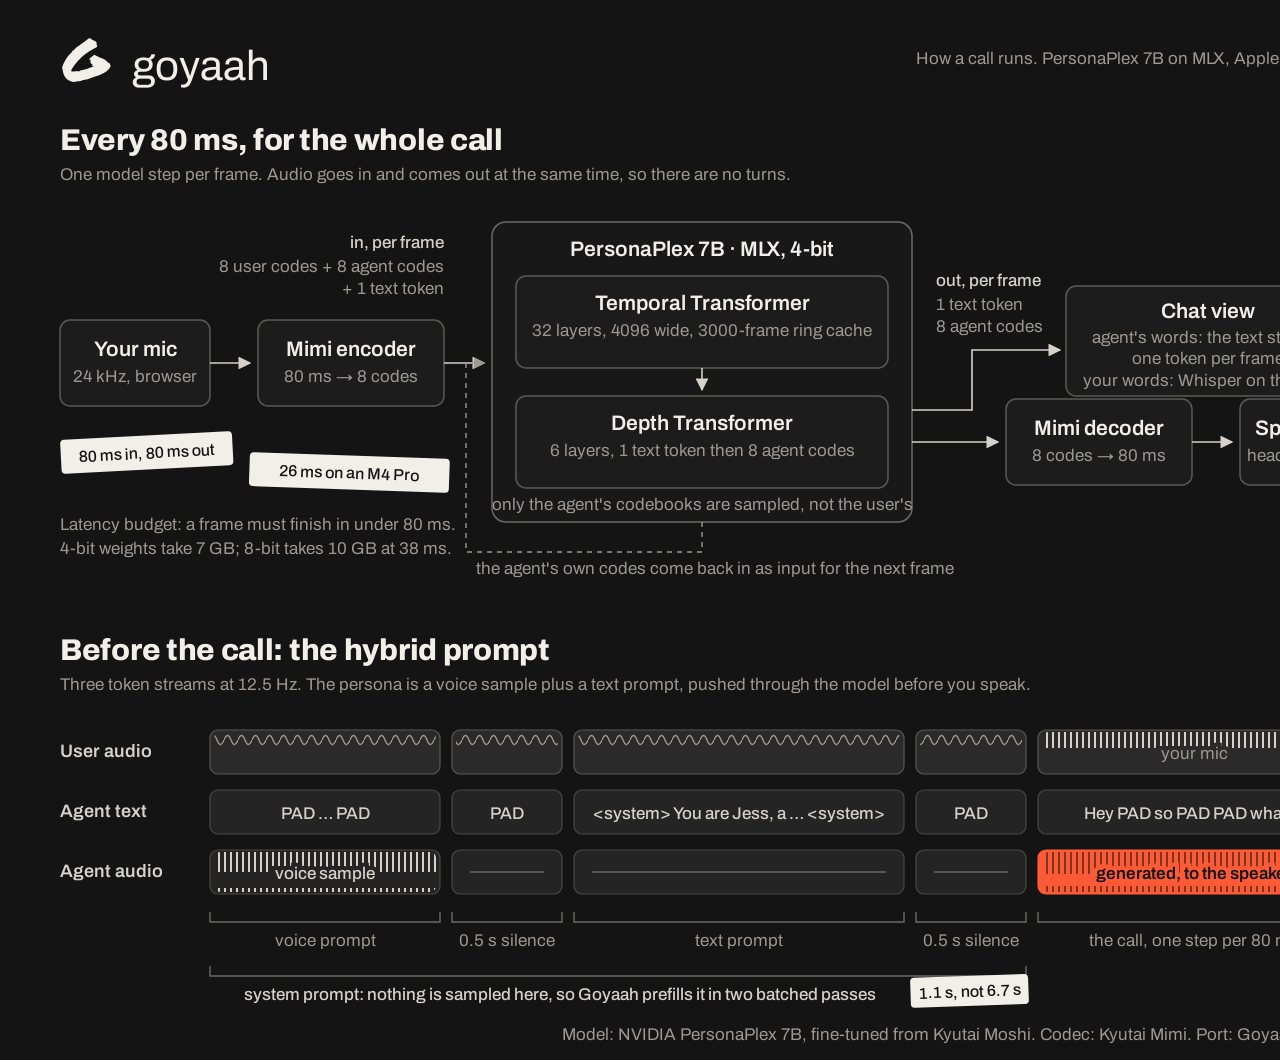
<file: docs/architecture.html>
<!doctype html>
<html lang="en">
<head>
<meta charset="utf-8">
<title>Goyaah architecture</title>
<link rel="preconnect" href="https://fonts.googleapis.com">
<link href="https://fonts.googleapis.com/css2?family=Archivo:wght@400;500;600;800&family=Permanent+Marker&display=swap" rel="stylesheet">
<style>
  html, body { margin: 0; background: #141414; }
  body { width: 1400px; }
  svg { display: block; }
  text { font-family: Archivo, system-ui, sans-serif; fill: #f2efe9; }
  .marker { font-family: 'Permanent Marker', Archivo, sans-serif; }
  .h { font-weight: 800; font-size: 30px; letter-spacing: -0.01em; }
  .t { font-weight: 600; font-size: 21px; }
  .s { font-weight: 400; font-size: 17px; fill: #9d9890; }
  .c { font-weight: 500; font-size: 17px; fill: #d6d2cb; }
  .k { font-weight: 500; font-size: 16px; fill: #141414; }
  .row { font-weight: 600; font-size: 18px; fill: #d6d2cb; }
  .box { fill: #1c1c1c; stroke: #5a5955; stroke-width: 1.5; }
  .big { fill: #181818; stroke: #6b6a66; stroke-width: 1.5; }
  .band { fill: #242424; stroke: #4a4946; stroke-width: 1.2; }
  .band.on { fill: #ff5a36; stroke: #ff5a36; }
  .band.user { fill: #2a2a2a; stroke: #5a5955; }
  .line { stroke: #d6d2cb; stroke-width: 1.6; fill: none; }
  .dash { stroke: #9d9890; stroke-width: 1.4; fill: none; stroke-dasharray: 5 5; }
  .brace { stroke: #6b6a66; stroke-width: 1.4; fill: none; }
  .sticker { fill: #f2efe9; }
  .accent { fill: #ff5a36; }
</style>
</head>
<body>
<svg xmlns="http://www.w3.org/2000/svg" width="1400" height="1060" viewBox="0 0 1400 1060">
  <defs>
    <marker id="a" viewBox="0 0 10 10" refX="9" refY="5" markerWidth="8" markerHeight="8" orient="auto-start-reverse">
      <path d="M0 0L10 5L0 10z" fill="#d6d2cb"/>
    </marker>
    <marker id="ad" viewBox="0 0 10 10" refX="9" refY="5" markerWidth="8" markerHeight="8" orient="auto-start-reverse">
      <path d="M0 0L10 5L0 10z" fill="#9d9890"/>
    </marker>
    <pattern id="wave" width="14" height="40" patternUnits="userSpaceOnUse">
      <path d="M0 20q3.5-9 7 0t7 0" fill="none" stroke="#9d9890" stroke-width="1.4"/>
    </pattern>
    <pattern id="voice" width="6" height="40" patternUnits="userSpaceOnUse">
      <rect x="2" y="12" width="2" height="16" fill="#d6d2cb"/>
    </pattern>
    <pattern id="voice2" width="6" height="40" patternUnits="userSpaceOnUse">
      <rect x="2" y="8" width="2" height="24" fill="#d6d2cb"/>
    </pattern>
    <pattern id="gen" width="6" height="40" patternUnits="userSpaceOnUse">
      <rect x="2" y="6" width="2" height="28" fill="#141414" opacity="0.55"/>
    </pattern>
  </defs>

  <!-- header -->
  <g transform="translate(60 34)">
    <g transform="rotate(-4 26 26)"><path fill="#f2efe9" transform="translate(1.6 46.5) scale(0.0683 -0.0683)" d="M709 180Q685 137 646.0 113.5Q607 90 560.0 74.5Q513 59 461.5 47.0Q410 35 362 16Q348 16 337.5 15.0Q327 14 317.5 12.5Q308 11 299.0 9.5Q290 8 279 7Q275 8 274.0 5.5Q273 3 271 1Q254 -2 240.5 -2.0Q227 -2 218 -2Q206 -2 193.5 -5.5Q181 -9 171 -8Q96 -4 53.5 45.5Q11 95 6 183Q7 188 4.5 189.0Q2 190 0 192Q0 202 2.5 209.0Q5 216 3 227Q29 282 62.0 329.5Q95 377 141 413Q148 419 153.0 425.0Q158 431 162.5 437.0Q167 443 173.0 447.5Q179 452 188 454Q209 478 238.0 498.0Q267 518 299.0 536.5Q331 555 362.5 573.5Q394 592 420 615Q431 610 436.0 612.0Q441 614 447 612Q454 597 466.5 591.0Q479 585 491.5 578.5Q504 572 515.0 563.0Q526 554 532 539Q526 539 526.5 534.5Q527 530 529.0 525.5Q531 521 530.5 516.5Q530 512 523 512Q524 507 529.5 506.5Q535 506 535 501Q535 496 532.5 493.0Q530 490 532 483Q512 470 487.5 458.0Q463 446 436.5 432.5Q410 419 381.5 403.5Q353 388 326 368Q299 348 271.0 323.5Q243 299 217.0 272.0Q191 245 168.0 216.5Q145 188 129 160Q131 155 133.5 152.5Q136 150 138 145Q170 143 197.5 145.5Q225 148 253 142Q256 144 257.0 148.0Q258 152 262 154Q319 160 368.0 172.5Q417 185 468 199Q460 202 453.5 204.5Q447 207 441 209Q436 214 441.5 217.5Q447 221 451 225Q437 233 428.5 245.0Q420 257 418 277Q424 282 424.0 289.0Q424 296 418 300Q414 301 413.0 300.0Q412 299 411.5 297.0Q411 295 410.0 293.5Q409 292 405 294Q406 303 409.5 309.0Q413 315 415 323L484 369Q495 361 511.0 351.5Q527 342 544.5 332.5Q562 323 580.5 313.5Q599 304 615 295Q629 289 640.0 279.0Q651 269 661.0 258.5Q671 248 681.5 238.0Q692 228 706 221Q704 208 707.0 200.0Q710 192 709 180Z"/></g>
    <text class="marker" x="72" y="46" font-size="42">goyaah</text>
  </g>
  <text class="s" x="1340" y="64" text-anchor="end">How a call runs. PersonaPlex 7B on MLX, Apple Silicon.</text>

  <!-- ===== section 1: every 80 ms ===== -->
  <text class="h" x="60" y="150">Every 80 ms, for the whole call</text>
  <text class="s" x="60" y="180">One model step per frame. Audio goes in and comes out at the same time, so there are no turns.</text>

  <!-- mic -->
  <rect class="box" x="60" y="320" width="150" height="86" rx="10"/>
  <text class="t" x="135" y="356" text-anchor="middle">Your mic</text>
  <text class="s" x="135" y="382" text-anchor="middle">24 kHz, browser</text>

  <!-- mimi encoder -->
  <rect class="box" x="258" y="320" width="186" height="86" rx="10"/>
  <text class="t" x="351" y="356" text-anchor="middle">Mimi encoder</text>
  <text class="s" x="351" y="382" text-anchor="middle">80 ms → 8 codes</text>

  <!-- model -->
  <rect class="big" x="492" y="222" width="420" height="300" rx="14"/>
  <text class="t" x="702" y="256" text-anchor="middle">PersonaPlex 7B · MLX, 4-bit</text>

  <rect class="box" x="516" y="276" width="372" height="92" rx="10"/>
  <text class="t" x="702" y="310" text-anchor="middle">Temporal Transformer</text>
  <text class="s" x="702" y="336" text-anchor="middle">32 layers, 4096 wide, 3000-frame ring cache</text>

  <path class="line" d="M702 368v22" marker-end="url(#a)"/>

  <rect class="box" x="516" y="396" width="372" height="92" rx="10"/>
  <text class="t" x="702" y="430" text-anchor="middle">Depth Transformer</text>
  <text class="s" x="702" y="456" text-anchor="middle">6 layers, 1 text token then 8 agent codes</text>

  <text class="s" x="702" y="510" text-anchor="middle">only the agent's codebooks are sampled, not the user's</text>

  <!-- in / out labels -->
  <text class="c" x="444" y="248" text-anchor="end">in, per frame</text>
  <text class="s" x="444" y="272" text-anchor="end">8 user codes + 8 agent codes</text>
  <text class="s" x="444" y="294" text-anchor="end">+ 1 text token</text>

  <text class="c" x="936" y="286">out, per frame</text>
  <text class="s" x="936" y="310">1 text token</text>
  <text class="s" x="936" y="332">8 agent codes</text>

  <!-- arrows along the main row -->
  <path class="line" d="M210 363h40" marker-end="url(#a)"/>
  <path class="line" d="M444 363h40" marker-end="url(#a)"/>
  <path class="line" d="M912 442h86" marker-end="url(#a)"/>

  <!-- mimi decoder -->
  <rect class="box" x="1006" y="399" width="186" height="86" rx="10"/>
  <text class="t" x="1099" y="435" text-anchor="middle">Mimi decoder</text>
  <text class="s" x="1099" y="461" text-anchor="middle">8 codes → 80 ms</text>

  <!-- speaker -->
  <path class="line" d="M1192 442h40" marker-end="url(#a)"/>
  <rect class="box" x="1240" y="399" width="110" height="86" rx="10"/>
  <text class="t" x="1295" y="435" text-anchor="middle">Speaker</text>
  <text class="s" x="1295" y="461" text-anchor="middle">headphones</text>

  <!-- feedback: agent codes back into next frame -->
  <path class="dash" d="M702 522v30H466V363h18" marker-end="url(#ad)"/>
  <text class="s" x="715" y="574" text-anchor="middle">the agent's own codes come back in as input for the next frame</text>

  <!-- text stream down to chat -->
  <path class="line" d="M912 410h60v-60h88" marker-end="url(#a)"/>
  <rect class="box" x="1066" y="286" width="284" height="110" rx="10"/>
  <text class="t" x="1208" y="318" text-anchor="middle">Chat view</text>
  <text class="s" x="1208" y="343" text-anchor="middle">agent's words: the text stream,</text>
  <text class="s" x="1208" y="364" text-anchor="middle">one token per frame</text>
  <text class="s" x="1208" y="386" text-anchor="middle">your words: Whisper on the CPU</text>

  <!-- stickers -->
  <g transform="translate(60 440) rotate(-3)">
    <rect class="sticker" x="0" y="0" width="172" height="34" rx="4"/>
    <text class="k marker" x="86" y="23" text-anchor="middle">80 ms in, 80 ms out</text>
  </g>
  <g transform="translate(250 452) rotate(2)">
    <rect class="sticker" x="0" y="0" width="200" height="34" rx="4"/>
    <text class="k marker" x="100" y="23" text-anchor="middle">26 ms on an M4 Pro</text>
  </g>
  <text class="s" x="60" y="530">Latency budget: a frame must finish in under 80 ms.</text>
  <text class="s" x="60" y="554">4-bit weights take 7 GB; 8-bit takes 10 GB at 38 ms.</text>

  <!-- ===== section 2: the prompt ===== -->
  <text class="h" x="60" y="660">Before the call: the hybrid prompt</text>
  <text class="s" x="60" y="690">Three token streams at 12.5 Hz. The persona is a voice sample plus a text prompt, pushed through the model before you speak.</text>

  <!-- row labels -->
  <text class="row" x="60" y="757">User audio</text>
  <text class="row" x="60" y="817">Agent text</text>
  <text class="row" x="60" y="877">Agent audio</text>

  <!-- columns: x positions -->
  <!-- voice 210..440, pause 452..562, text 574..904, pause 916..1026, gen 1038..1350 -->

  <!-- user audio row (y 730) -->
  <rect class="band user" x="210" y="730" width="230" height="44" rx="8"/><rect x="214" y="732" width="222" height="40" rx="6" fill="url(#wave)"/>
  <rect class="band user" x="452" y="730" width="110" height="44" rx="8"/><rect x="456" y="732" width="102" height="40" rx="6" fill="url(#wave)"/>
  <rect class="band user" x="574" y="730" width="330" height="44" rx="8"/><rect x="578" y="732" width="322" height="40" rx="6" fill="url(#wave)"/>
  <rect class="band user" x="916" y="730" width="110" height="44" rx="8"/><rect x="920" y="732" width="102" height="40" rx="6" fill="url(#wave)"/>
  <rect class="band user" x="1038" y="730" width="312" height="44" rx="8"/><rect x="1042" y="732" width="304" height="40" rx="6" fill="url(#voice)"/>
  <text class="s" x="1194" y="759" text-anchor="middle" style="paint-order:stroke;stroke:#2a2a2a;stroke-width:8px">your mic</text>

  <!-- agent text row (y 790) -->
  <rect class="band" x="210" y="790" width="230" height="44" rx="8"/><text class="c" x="325" y="819" text-anchor="middle">PAD … PAD</text>
  <rect class="band" x="452" y="790" width="110" height="44" rx="8"/><text class="c" x="507" y="819" text-anchor="middle">PAD</text>
  <rect class="band" x="574" y="790" width="330" height="44" rx="8"/><text class="c" x="739" y="819" text-anchor="middle">&lt;system&gt; You are Jess, a … &lt;system&gt;</text>
  <rect class="band" x="916" y="790" width="110" height="44" rx="8"/><text class="c" x="971" y="819" text-anchor="middle">PAD</text>
  <rect class="band" x="1038" y="790" width="312" height="44" rx="8"/><text class="c" x="1194" y="819" text-anchor="middle">Hey  PAD  so  PAD  PAD  what …</text>

  <!-- agent audio row (y 850) -->
  <rect class="band" x="210" y="850" width="230" height="44" rx="8"/><rect x="214" y="852" width="222" height="40" rx="6" fill="url(#voice2)"/>
  <text class="c" x="325" y="879" text-anchor="middle" style="paint-order:stroke;stroke:#242424;stroke-width:8px">voice sample</text>
  <rect class="band" x="452" y="850" width="110" height="44" rx="8"/><line x1="470" y1="872" x2="544" y2="872" stroke="#6b6a66" stroke-width="1.6"/>
  <rect class="band" x="574" y="850" width="330" height="44" rx="8"/><line x1="592" y1="872" x2="886" y2="872" stroke="#6b6a66" stroke-width="1.6"/>
  <rect class="band" x="916" y="850" width="110" height="44" rx="8"/><line x1="934" y1="872" x2="1008" y2="872" stroke="#6b6a66" stroke-width="1.6"/>
  <rect class="band on" x="1038" y="850" width="312" height="44" rx="8"/><rect x="1042" y="852" width="304" height="40" rx="6" fill="url(#gen)"/>
  <text class="c" x="1194" y="879" text-anchor="middle" style="fill:#141414;font-weight:600;paint-order:stroke;stroke:#ff5a36;stroke-width:8px">generated, to the speaker</text>

  <!-- braces under -->
  <path class="brace" d="M210 912v10h230v-10"/><text class="s" x="325" y="946" text-anchor="middle">voice prompt</text>
  <path class="brace" d="M452 912v10h110v-10"/><text class="s" x="507" y="946" text-anchor="middle">0.5 s silence</text>
  <path class="brace" d="M574 912v10h330v-10"/><text class="s" x="739" y="946" text-anchor="middle">text prompt</text>
  <path class="brace" d="M916 912v10h110v-10"/><text class="s" x="971" y="946" text-anchor="middle">0.5 s silence</text>
  <path class="brace" d="M1038 912v10h312v-10"/><text class="s" x="1194" y="946" text-anchor="middle">the call, one step per 80 ms</text>

  <path class="brace" d="M210 966v10h816v-10"/>
  <text class="c" x="560" y="1000" text-anchor="middle">system prompt: nothing is sampled here, so Goyaah prefills it in two batched passes</text>
  <g transform="translate(910 978) rotate(-2)">
    <rect class="sticker" x="0" y="0" width="118" height="30" rx="4"/>
    <text class="k marker" x="59" y="21" text-anchor="middle">1.1 s, not 6.7 s</text>
  </g>

  <text class="s" x="1340" y="1040" text-anchor="end">Model: NVIDIA PersonaPlex 7B, fine-tuned from Kyutai Moshi. Codec: Kyutai Mimi. Port: Goyaah, MIT.</text>
</svg>
</body>
</html>
</file>
